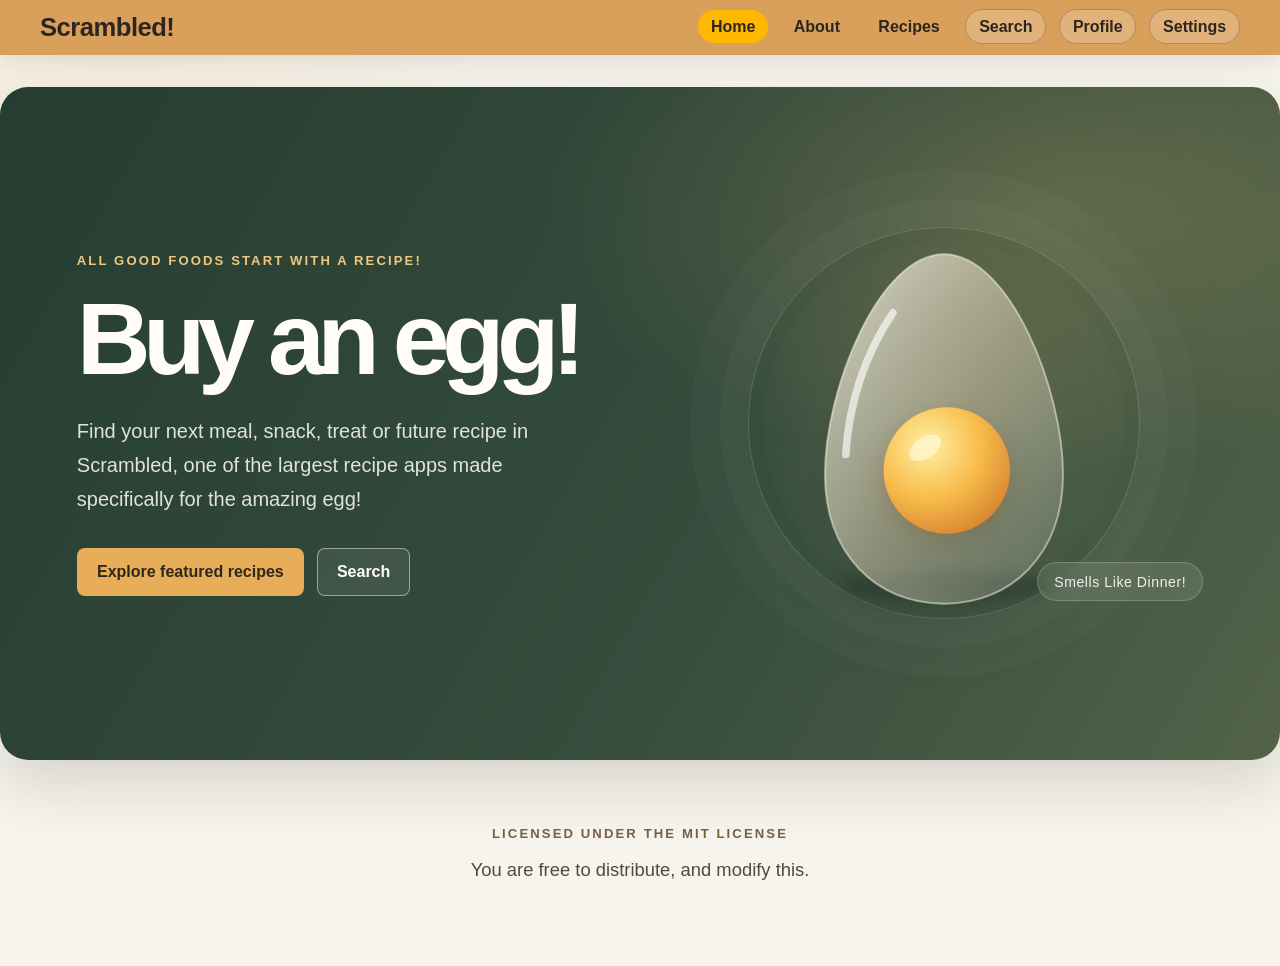
<file: src/index.html>
<!DOCTYPE html> 
<html lang="en">
    <head>
        <title>Scrambled!</title>
        <meta name="viewport" content="width=device-width, initial-scale=1.0">
        <link rel="stylesheet" href="style.css">
    </head>
    <body>
  <nav class="navbar">
  <div class="container">
    <a href="index.html" class="logo">Scrambled!</a>
    <ul class="nav-links">
      <li><a href="index.html" class="active">Home</a></li>
      <li><a href="about.html">About</a></li>
      <li><a href="recipes.html">Recipes</a></li>
      <li><a href="searchpage.html" class="searchbar">Search</a></li>
      <li><a href="profile.html" class="userProfile">Profile</a></li>
      <li><a href="profile.html#settings" class="settings-link">Settings</a></li>
    </ul>
  </div>
</nav>

  <main>
    <section class="landing-hero" aria-labelledby="landing-title">
      <div class="landing-copy">
        <p class="landing-eyebrow">All good foods start with a recipe!</p>
        <h1 id="landing-title" class="splash-text">Scrambled!</h1>
        <p class="landing-description">
          Find your next meal, snack, treat or future recipe in Scrambled, one of the largest recipe apps made specifically for the amazing egg!
        </p>
        <div class="landing-actions">
          <a class="landing-button landing-button-primary" href="recipes.html">Explore featured recipes</a>
          <a class="landing-button landing-button-secondary" href="searchpage.html">Search</a>
        </div>
      </div>
      <div class="landing-art" aria-hidden="true">
        <div class="landing-art-glow"></div>
        <svg class="landing-egg" viewBox="0 0 360 420" role="presentation">
          <defs>
            <linearGradient id="egg-shell" x1="0" y1="0" x2="1" y2="1">
              <stop offset="0" stop-color="#fffdf5" stop-opacity=".76"/>
              <stop offset=".52" stop-color="#f8e9c9" stop-opacity=".42"/>
              <stop offset="1" stop-color="#fffdf5" stop-opacity=".12"/>
            </linearGradient>
            <radialGradient id="egg-yolk" cx=".35" cy=".3" r=".75">
              <stop offset="0" stop-color="#fff0a5"/>
              <stop offset=".55" stop-color="#f8bd4c"/>
              <stop offset="1" stop-color="#d88730"/>
            </radialGradient>
          </defs>
          <ellipse class="egg-shadow" cx="184" cy="382" rx="112" ry="17"/>
          <path class="egg-shell-shape"
                d="M180 31C111 31 54 174 54 264c0 84 54 137 126 137s126-53 126-137C306 174 249 31 180 31Z"
                fill="url(#egg-shell)" stroke="#fff9e9" stroke-opacity=".5" stroke-width="2"/>
          <path class="egg-highlight" d="M126 93c-31 45-47 99-50 150" fill="none"
                stroke="#fff" stroke-linecap="round" stroke-opacity=".64" stroke-width="8"/>
          <circle class="egg-yolk" cx="183" cy="260" r="67" fill="url(#egg-yolk)"/>
          <ellipse cx="160" cy="236" rx="19" ry="11" fill="#fff8d5" fill-opacity=".72"
                   transform="rotate(-34 160 236)"/>
        </svg>
        <span class="landing-art-caption">Smells Like Dinner!</span>
      </div>
    </section>
    <!--Scrapped About gonna just turn it into a owner text thingy idk-->
    <section class="landing-intro" aria-label="About Scrambled">
      <p class="landing-intro-label">Licensed under the MIT License</p>
      <p>You are free to distribute, and modify this.</p>
    </section>
  </main>
        <script src="script.js?v=2">
        </script>
        <script src="accessibility.js"></script>
    </body>
</html>
</file>
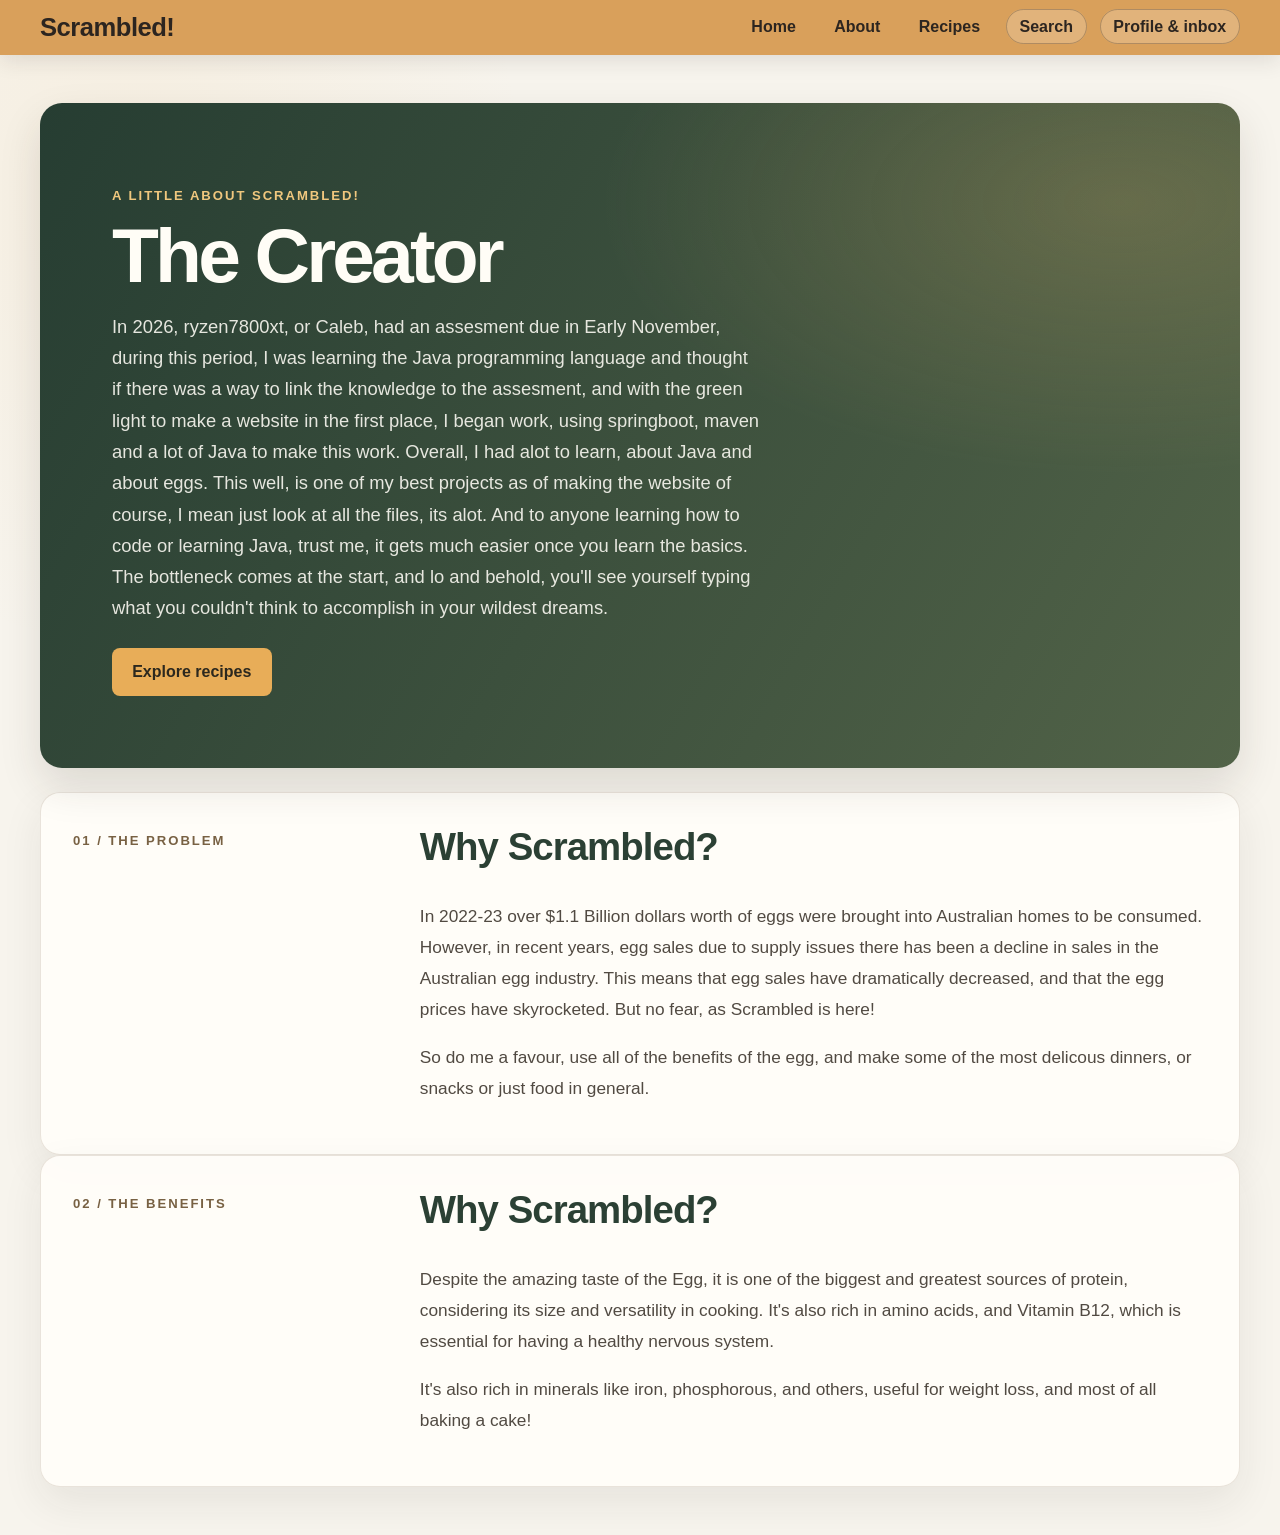
<file: src/about.html>
<!DOCTYPE html>
<html lang="en">
<head>
  <meta charset="utf-8">
  <meta name="viewport" content="width=device-width, initial-scale=1">
  <title>About - Scrambled!</title>
  <link rel="stylesheet" href="style.css">
</head>
<body>
  <nav class="navbar" aria-label="Main navigation">
    <div class="container">
      <a href="index.html" class="logo">Scrambled!</a>
      <ul class="nav-links">
        <li><a href="index.html">Home</a></li>
        <li><a href="about.html" aria-current="page">About</a></li>
        <li><a href="recipes.html">Recipes</a></li>
        <li><a href="searchpage.html" class="searchbar">Search</a></li>
        <li><a href="profile.html" class="userProfile">Profile &amp; inbox</a></li>
      </ul>
    </div>
  </nav>

  <main class="page-shell">
    <section class="about-hero" aria-labelledby="about-title">
      <p class="about-eyebrow">A little about Scrambled!</p>
      <h1 id="about-title">The Creator</h1>
      <p>In 2026, ryzen7800xt, or Caleb, had an assesment due in Early November, during this period, I was learning the Java programming language and thought if there was a way to link the knowledge to the assesment, and with the green light to make a website in the first place, I began work, using springboot, maven and a lot of Java to make this work. Overall, I had alot to learn, about Java and about eggs. This well, is one of my best projects as of making the website of course, I mean just look at all the files, its alot. And to anyone learning how to code or learning Java, trust me, it gets much easier once you learn the basics. The bottleneck comes at the start, and lo and behold, you'll see yourself typing what you couldn't think to accomplish in your wildest dreams. </p>
      <a class="landing-button landing-button-primary" href="recipes.html">Explore recipes</a>
    </section>

    <section class="page-card about-story" aria-labelledby="story-title">
      <div class="about-story-mark" aria-hidden="true">01 / The Problem</div>
      <div>
        <h2 id="story-title">Why Scrambled?</h2>
        <p>In 2022-23 over $1.1 Billion dollars worth of eggs were brought into Australian homes to be consumed. However, in recent years, egg sales due to supply issues there has been a decline in sales in the Australian egg industry. This means that egg sales have dramatically decreased, and that the egg prices have skyrocketed. But no fear, as Scrambled is here!</p>
        <p>So do me a favour, use all of the benefits of the egg, and make some of the most delicous dinners, or snacks or just food in general. </p>
      </div>
    </section>

     <section class="page-card about-story" aria-labelledby="story-title">
      <div class="about-story-mark" aria-hidden="true">02 / The Benefits</div>
      <div>
        <h2 id="story-title">Why Scrambled?</h2>
        <p>Despite the amazing taste of the Egg, it is one of the biggest and greatest sources of protein, considering its size and versatility in cooking. It's also rich in amino acids, and Vitamin B12, which is essential for having a healthy nervous system.</p>
        <p>It's also rich in minerals like iron, phosphorous, and others, useful for weight loss, and most of all baking a cake! </p>
      </div>
    </section>
  </main>
  <script src="accessibility.js"></script>
</body>
</html>
</file>
<file: src/style.css>
body {
  margin: 0;
  padding: 0;
  font-family: 'Segoe UI', Tahoma, Geneva, Verdana, sans-serif;
  background-color: #F9F8F6;
  color: #2C2520;
}

html {
  scroll-behavior: smooth;
}

button,
input,
textarea {
  font: inherit;
}

button,
a,
input,
textarea {
  touch-action: manipulation;
}

:focus-visible {
  outline: 3px solid #164f8c;
  outline-offset: 3px;
}

.navbar {
  background-color: #D9A05B;
  box-shadow: 0 4px 6px rgba(44, 37, 32, 0.1);
  padding: 0.8rem 0;
}

.container {
  max-width: 1200px;
  margin: 0 auto;
  padding: 0 2rem;
  display: flex;
  justify-content: space-between;
  align-items: center;
}

.title {
  /* Useful for later */
}

.logo {
  font-size: 1.6rem;
  font-weight: 800;
  color: #2C2520;
  text-decoration: none;
  letter-spacing: -0.5px;
}

.nav-links {
  display: flex;
  align-items: center;
  list-style: none;
  margin: 0;
  padding: 0;
  gap: 1rem;
}

.nav-links a {
  color: #2C2520;
  text-decoration: none;
  font-weight: 600;
  font-size: 1rem;
  transition: all 0.3s ease;
  padding: 0.5rem 0.8rem;
  border-radius: 4px;
}

[hidden] {
  display: none !important;
}

.nav-links a:hover,
.nav-links a.active {
  color: #2C2520;
  background-color: #FFB800;
}

.nav-links .searchbar,
.nav-links .userProfile,
.nav-links .settings-link {
  background-color: rgba(255, 253, 249, 0.2);
  border: 1px solid #FFFDF9;
}

.nav-links .searchbar:hover,
.nav-links .userProfile:hover,
.nav-links .settings-link:hover {
  border-color: #FFB800;
}

.splash-text {
  margin: 0;
  font-size: clamp(3.2rem, 8vw, 6.5rem);
  font-weight: bold;
  display: inline-block;
  letter-spacing: -0.075em;
  line-height: 0.98;
}

.landing-hero {
  position: relative;
  isolation: isolate;
  display: grid;
  grid-template-columns: minmax(0, 1fr) minmax(280px, 0.9fr);
  align-items: center;
  gap: 2rem;
  max-width: 1200px;
  min-height: 520px;
  margin: 2rem auto 0;
  padding: clamp(2rem, 6vw, 5.5rem);
  overflow: hidden;
  border-radius: 28px;
  background:
    radial-gradient(ellipse at 82% 18%, rgba(234, 186, 111, 0.22), transparent 34%),
    linear-gradient(120deg, #263d32 0%, #354d3d 58%, #526348 100%);
  color: #fffdf6;
  box-shadow: 0 24px 60px rgba(44, 37, 32, 0.16);
}

.landing-copy {
  position: relative;
  z-index: 1;
  max-width: 610px;
}

.landing-eyebrow,
.landing-intro-label {
  margin: 0 0 1.15rem;
  color: #f0c77e;
  font-size: 0.82rem;
  font-weight: 800;
  letter-spacing: 0.16em;
  line-height: 1.5;
  text-transform: uppercase;
}

.landing-description {
  max-width: 480px;
  margin: 1.5rem 0 2rem;
  color: rgba(255, 253, 246, 0.86);
  font-size: clamp(1.05rem, 2vw, 1.25rem);
  line-height: 1.7;
}

.landing-actions {
  display: flex;
  flex-wrap: wrap;
  gap: 0.8rem;
}

.landing-button {
  display: inline-flex;
  min-height: 48px;
  align-items: center;
  justify-content: center;
  box-sizing: border-box;
  padding: 0.75rem 1.2rem;
  border: 1px solid transparent;
  border-radius: 8px;
  font-weight: 750;
  text-align: center;
  text-decoration: none;
  transition: transform 180ms ease, background-color 180ms ease;
}

.landing-button:hover {
  transform: translateY(-2px);
}

.landing-button-primary {
  background: #e8ad58;
  color: #2c281e;
}

.landing-button-primary:hover {
  background: #f1c47b;
}

.landing-button-secondary {
  border-color: rgba(255, 253, 246, 0.48);
  background: rgba(255, 253, 246, 0.08);
  color: #fffdf6;
}

.landing-button-secondary:hover {
  background: rgba(255, 253, 246, 0.16);
}

.landing-art {
  position: relative;
  display: grid;
  min-height: 400px;
  place-items: center;
}

.landing-art-glow {
  position: absolute;
  width: min(100%, 390px);
  aspect-ratio: 1;
  border: 1px solid rgba(255, 253, 246, 0.16);
  border-radius: 50%;
  background: radial-gradient(circle, rgba(247, 215, 160, 0.17), rgba(247, 215, 160, 0.025) 65%, transparent 66%);
  box-shadow: 0 0 0 28px rgba(255, 253, 246, 0.025), 0 0 0 58px rgba(255, 253, 246, 0.02);
}

.landing-egg {
  position: relative;
  z-index: 1;
  width: min(100%, 340px);
  overflow: visible;
  filter: drop-shadow(0 26px 28px rgba(15, 23, 18, 0.25));
  animation: egg-float 6s ease-in-out infinite;
}

.egg-shadow {
  fill: rgba(16, 24, 19, 0.24);
  filter: blur(7px);
}

.egg-yolk {
  filter: drop-shadow(0 8px 12px rgba(135, 80, 29, 0.25));
}

.landing-art-caption {
  position: absolute;
  z-index: 2;
  right: 0;
  bottom: 1.4rem;
  padding: 0.65rem 1rem;
  border: 1px solid rgba(255, 253, 246, 0.2);
  border-radius: 999px;
  background: rgba(255, 253, 246, 0.1);
  color: rgba(255, 253, 246, 0.92);
  font-size: 0.88rem;
  letter-spacing: 0.04em;
  backdrop-filter: blur(10px);
}

.landing-intro {
  max-width: 720px;
  margin: 0 auto;
  padding: 4rem 2rem 5rem;
  text-align: center;
}

.landing-intro-label {
  margin-bottom: 0.65rem;
  color: #786143;
}

.landing-intro > p:last-child {
  margin: 0;
  color: #514a42;
  font-size: 1.15rem;
  line-height: 1.7;
}

.about-hero {
  position: relative;
  margin-bottom: 1.5rem;
  padding: clamp(2rem, 6vw, 4.5rem);
  overflow: hidden;
  border-radius: 22px;
  background:
    radial-gradient(ellipse at 90% 15%, rgba(234, 186, 111, 0.2), transparent 34%),
    linear-gradient(120deg, #263d32, #526348);
  color: #fffdf6;
}

.about-hero h1 {
  max-width: 720px;
  margin: 0 0 1rem;
  font-size: clamp(2.4rem, 6vw, 4.8rem);
  letter-spacing: -0.05em;
  line-height: 1.03;
}

.about-hero > p:not(.about-eyebrow) {
  max-width: 650px;
  margin: 0 0 1.5rem;
  color: rgba(255, 253, 246, 0.88);
  font-size: 1.15rem;
  line-height: 1.7;
}

.about-eyebrow,
.about-story-mark {
  color: #f0c77e;
  font-size: 0.82rem;
  font-weight: 800;
  letter-spacing: 0.15em;
  text-transform: uppercase;
}

.about-story {
  display: grid;
  grid-template-columns: minmax(150px, 0.4fr) minmax(0, 1fr);
  gap: 2rem;
  align-items: start;
  padding: clamp(1.5rem, 5vw, 3.5rem);
}

.about-story-mark {
  padding-top: 0.5rem;
  color: #786143;
}

.about-story h2 {
  margin-top: 0;
  font-size: clamp(1.7rem, 4vw, 2.4rem);
}

.about-story p {
  color: #514a42;
  font-size: 1.08rem;
  line-height: 1.8;
}

@keyframes egg-float {
  0%, 100% { transform: translateY(0) rotate(-2deg); }
  50% { transform: translateY(-12px) rotate(1deg); }
}

html.accessibility-contrast .landing-hero {
  border: 3px solid #111;
  background: #111;
  color: #fff;
}

html.accessibility-contrast .landing-eyebrow,
html.accessibility-contrast .landing-description,
html.accessibility-contrast .landing-art-caption {
  color: #fff;
}

html.accessibility-contrast .landing-button-primary {
  background: #ff0;
  color: #111;
}

html.accessibility-contrast .landing-button-secondary {
  border-color: #fff;
  color: #fff;
}

.page-shell {
  max-width: 1100px;
  margin: 3rem auto;
  padding: 0 2rem;
}

.page-card {
  background: #fffdf9;
  border: 1px solid #e6ddd0;
  border-radius: 16px;
  box-shadow: 0 14px 34px rgba(44, 37, 32, 0.08);
  padding: 1.5rem;
}

.page-header {
  display: flex;
  justify-content: space-between;
  align-items: center;
  gap: 1rem;
  margin-bottom: 1.5rem;
}

.page-header .spacer {
  flex: 1;
}

.toolbar {
  display: flex;
  gap: 0.75rem;
  align-items: center;
}

.filler-block,
.filler-card,
.filler-stack,
.filler-panel,
.filler-line,
.filler-chip,
.filler-button,
.filler-avatar,
.filler-search,
.filler-toggle,
.filler-stat {
  display: block;
  background: linear-gradient(90deg, #f1e6d7 0%, #ebdfcf 50%, #f1e6d7 100%);
  border-radius: 999px;
  position: relative;
  overflow: hidden;
}

.filler-block::before,
.filler-card::before,
.filler-stack::before,
.filler-panel::before,
.filler-line::before,
.filler-chip::before,
.filler-button::before,
.filler-avatar::before,
.filler-search::before,
.filler-toggle::before,
.filler-stat::before {
  content: "";
  position: absolute;
  inset: 0;
  background: linear-gradient(90deg, transparent, rgba(255,255,255,0.42), transparent);
  transform: translateX(-100%);
  animation: shimmer 2.2s infinite;
}

@keyframes shimmer {
  100% {
    transform: translateX(100%);
  }
}

.filler-block {
  width: 280px;
  height: 18px;
}

.filler-block.medium {
  width: 180px;
}

.filler-block.short {
  width: 120px;
}

.filler-chip {
  width: 96px;
  height: 20px;
}

.filler-button {
  width: 90px;
  height: 36px;
  border-radius: 10px;
}

.filler-grid {
  display: grid;
  grid-template-columns: repeat(auto-fit, minmax(220px, 1fr));
  gap: 1rem;
}

.filler-card {
  min-height: 180px;
  border-radius: 16px;
  background: linear-gradient(180deg, #f8f1e8 0%, #f1e4d2 100%);
  border: 1px solid #e8dcc9;
  padding: 1.1rem;
}

.filler-card.large {
  min-height: 260px;
}

.filler-card.stack {
  padding: 1rem;
}

.filler-line {
  width: 70%;
  height: 12px;
  margin-bottom: 0.9rem;
}

.filler-line.long {
  width: 100%;
}

.filler-line.medium {
  width: 82%;
}

.filler-line.short {
  width: 52%;
}

.filler-stack {
  height: 38px;
  width: 100%;
  border-radius: 10px;
  margin-bottom: 0.75rem;
}

.filler-panel {
  min-height: 240px;
  border-radius: 18px;
  background: linear-gradient(180deg, #f9f4ee 0%, #f0e8dd 100%);
  border: 1px solid #e4d7c7;
  padding: 1rem;
}

.profile-layout {
  display: grid;
  grid-template-columns: 320px 1fr;
  gap: 1rem;
}

.profile-summary {
  background: #fffaf3;
  border: 1px solid #e8dcc8;
  border-radius: 16px;
  padding: 1.5rem 1rem;
  display: flex;
  flex-direction: column;
  align-items: center;
  gap: 1rem;
}

.filler-avatar {
  width: 120px;
  height: 120px;
  border-radius: 50%;
  background: linear-gradient(135deg, #e7d5b0 0%, #f3e8d6 100%);
}

.filler-stat-grid {
  display: grid;
  grid-template-columns: repeat(2, minmax(90px, 1fr));
  gap: 0.75rem;
  width: 100%;
}

.filler-stat {
  height: 66px;
  border-radius: 12px;
}

.settings-area {
  display: grid;
  grid-template-columns: 1fr 1fr;
  gap: 1rem;
}

.settings-block {
  display: grid;
  gap: 0.8rem;
  background: #fffaf3;
  border: 1px solid #e7dcc7;
  border-radius: 16px;
  padding: 1rem;
}

.filler-toggle {
  width: 100%;
  height: 54px;
  border-radius: 14px;
}

.search-shell {
  background: #fffaf3;
  border: 1px solid #e7dcc8;
  border-radius: 16px;
  padding: 1rem;
}

.filler-search {
  width: 100%;
  height: 48px;
  border-radius: 12px;
  margin-bottom: 1rem;
}

.filter-row {
  display: flex;
  gap: 0.75rem;
  margin-bottom: 1rem;
}

.filter-row .filler-chip {
  width: 110px;
}

.results-grid {
  display: grid;
  grid-template-columns: repeat(auto-fit, minmax(220px, 1fr));
  gap: 1rem;
}

.recipes-page {
  max-width: 1000px;
  margin: 3rem auto;
  padding: 0 2rem;
}

.recipes-page h1,
.recipes-page h2 {
  color: #2C2520;
}

.recipe-status {
  color: #514a42;
}

.recipe-error {
  color: #8d2418;
  font-weight: 700;
}

.recipe-grid {
  display: grid;
  grid-template-columns: repeat(auto-fit, minmax(260px, 1fr));
  gap: 1rem;
}

.recipe-card,
.inbox-message {
  padding: 1.25rem;
  border: 1px solid #e6ddd0;
  border-radius: 10px;
  background: #fffdf9;
}

.recipe-card h2 {
  margin-top: 0;
}

.recipe-details {
  white-space: pre-line;
  line-height: 1.55;
  color: #514a42;
}

.recipe-actions,
.auth-mode,
.search-controls {
  display: flex;
  flex-wrap: wrap;
  align-items: center;
  gap: 0.6rem;
}

.recipe-actions button,
.recipe-form button,
.auth-mode button,
.search-controls button,
.inbox-message button,
.account-panel button {
  padding: 0.65rem 0.9rem;
  border: 2px solid #3c5738;
  border-radius: 6px;
  background: #3c5738;
  color: #fff;
  cursor: pointer;
  font-weight: 700;
}

button:hover {
  filter: brightness(0.92);
}

button:disabled {
  cursor: wait;
  opacity: 0.65;
}

.recipe-form {
  display: grid;
  gap: 0.65rem;
  max-width: 600px;
  margin-top: 1rem;
}

.recipe-form input,
.recipe-form textarea,
.recipes-page > input,
.search-controls input {
  width: 100%;
  box-sizing: border-box;
  padding: 0.7rem;
  border: 1px solid #75695c;
  border-radius: 5px;
  background: #fff;
  color: #211d19;
}

.recipe-form textarea {
  min-height: 140px;
  resize: vertical;
}

.share-section,
.accessibility-card {
  margin-top: 2rem;
}

.auth-panel,
.account-panel {
  max-width: 600px;
  padding: 1rem;
  border: 1px solid #e6ddd0;
  border-radius: 10px;
  background: #fffaf3;
}

.auth-mode {
  margin-bottom: 1rem;
}

.secondary-button {
  background: #fff !important;
  color: #2C2520 !important;
}

.form-hint {
  margin: 0;
  color: #514a42;
  font-size: 0.95rem;
}

.search-form {
  max-width: 760px;
}

.search-form label,
.recipes-page > label {
  display: block;
  margin-bottom: 0.4rem;
  font-weight: 700;
}

.search-controls input {
  flex: 1 1 18rem;
  width: auto;
}

.inbox-list {
  display: grid;
  gap: 0.8rem;
}

.inbox-message.unread {
  border-left: 6px solid #3c5738;
}

.inbox-message time {
  display: block;
  margin: 0.5rem 0;
  color: #514a42;
  font-size: 0.9rem;
}

.accessibility-options {
  display: grid;
  gap: 0.8rem;
  max-width: 600px;
}

.accessibility-options label {
  display: flex;
  align-items: center;
  gap: 0.65rem;
  padding: 0.8rem;
  border: 1px solid #e6ddd0;
  border-radius: 8px;
  background: #fffaf3;
}

.accessibility-options input {
  width: 1.2rem;
  height: 1.2rem;
}

html.accessibility-large {
  font-size: 112.5%;
}

html.accessibility-bold body,
html.accessibility-bold body * {
  font-weight: 700 !important;
}

html.accessibility-contrast body {
  background: #fff;
  color: #111;
}

html.accessibility-contrast .navbar,
html.accessibility-contrast .recipe-actions button,
html.accessibility-contrast .recipe-form button,
html.accessibility-contrast .auth-mode button:not(.secondary-button),
html.accessibility-contrast .search-controls button:not(.secondary-button),
html.accessibility-contrast .inbox-message button {
  background: #111;
  color: #fff;
}

html.accessibility-contrast .page-card,
html.accessibility-contrast .recipe-card,
html.accessibility-contrast .inbox-message,
html.accessibility-contrast .auth-panel,
html.accessibility-contrast .accessibility-options label {
  background: #fff;
  color: #111;
  border-color: #111;
}

html.accessibility-contrast .recipe-details,
html.accessibility-contrast .recipe-status,
html.accessibility-contrast .form-hint {
  color: #111;
}

html.accessibility-reduced-motion *,
html.accessibility-reduced-motion *::before,
html.accessibility-reduced-motion *::after {
  scroll-behavior: auto !important;
  animation-duration: 0.01ms !important;
  animation-iteration-count: 1 !important;
  transition-duration: 0.01ms !important;
}

@media (max-width: 800px) {
  .landing-hero {
    grid-template-columns: 1fr;
    gap: 0;
    min-height: auto;
    margin: 1rem;
    padding: 3rem 2rem 1rem;
    border-radius: 20px;
  }

  .landing-art {
    min-height: 300px;
  }

  .landing-egg {
    width: min(70%, 280px);
  }

  .landing-art-caption {
    right: 50%;
    bottom: 0.8rem;
    transform: translateX(50%);
    white-space: nowrap;
  }

  .landing-intro {
    padding: 2.5rem 2rem 3.5rem;
  }

  .profile-layout,
  .settings-area,
  .about-story {
    grid-template-columns: 1fr;
  }

  .about-story {
    gap: 0.8rem;
  }

  .container {
    flex-direction: column;
    gap: 0.8rem;
  }

  .nav-links {
    flex-wrap: wrap;
    justify-content: center;
    gap: 0.4rem;
  }

  .page-header {
    flex-direction: column;
    align-items: flex-start;
  }
}

@media (prefers-reduced-motion: reduce) {
  *,
  *::before,
  *::after {
    scroll-behavior: auto !important;
    animation-duration: 0.01ms !important;
    animation-iteration-count: 1 !important;
    transition-duration: 0.01ms !important;
  }
}

body {
  background:
    radial-gradient(ellipse at 10% 12%, rgba(234, 186, 111, 0.1), transparent 25rem),
    #f7f4ed;
}

.navbar {
  position: relative;
  z-index: 3;
  background: #d9a05b;
  box-shadow: 0 5px 22px rgba(44, 37, 32, 0.12);
}

.nav-links {
  gap: clamp(0.35rem, 1vw, 1rem);
}

.nav-links a {
  border-radius: 999px;
}

.nav-links .searchbar,
.nav-links .userProfile,
.nav-links .settings-link {
  border-color: rgba(44, 37, 32, 0.28);
}

.page-shell,
.recipes-page {
  max-width: 1200px;
  margin: clamp(1.5rem, 4vw, 3rem) auto;
}

.page-intro {
  position: relative;
  isolation: isolate;
  margin-bottom: 1.25rem;
  padding: clamp(1.8rem, 4vw, 3.25rem);
  overflow: hidden;
  border-radius: 24px;
  background:
    radial-gradient(ellipse at 90% 15%, rgba(234, 186, 111, 0.22), transparent 34%),
    linear-gradient(120deg, #263d32 0%, #354d3d 58%, #526348 100%);
  color: #fffdf6;
  box-shadow: 0 18px 42px rgba(44, 37, 32, 0.13);
}

.page-intro h1 {
  position: relative;
  z-index: 1;
  margin: 0 0 0.6rem;
  color: #fffdf6;
  font-size: clamp(2.4rem, 6vw, 4.2rem);
  letter-spacing: -0.055em;
  line-height: 1.03;
}

.page-intro p {
  position: relative;
  z-index: 1;
  max-width: 720px;
  margin: 0;
  color: rgba(255, 253, 246, 0.86);
  font-size: clamp(1rem, 2vw, 1.15rem);
  line-height: 1.7;
}

.page-card {
  border: 1px solid rgba(118, 97, 67, 0.16);
  border-radius: 20px;
  background: rgba(255, 253, 249, 0.94);
  box-shadow: 0 16px 42px rgba(44, 37, 32, 0.08);
  padding: clamp(1.2rem, 3vw, 2rem);
}

.recipes-page > .page-intro {
  margin-bottom: 1.25rem;
}

.recipe-browser > label {
  display: block;
  margin: 0 0 0.5rem;
  color: #354d3d;
  font-weight: 800;
}

.recipe-browser > input,
.search-controls input,
.recipe-form input,
.recipe-form textarea {
  border: 1px solid #d5cbbb;
  border-radius: 10px;
  background: #fffdf9;
  box-shadow: inset 0 1px 2px rgba(44, 37, 32, 0.035);
}

.recipe-browser > input {
  max-width: 560px;
}

.recipe-status {
  min-height: 1.4em;
  color: #625a4f;
}

.recipe-grid {
  gap: 1.1rem;
}

.recipe-card,
.inbox-message {
  border: 1px solid #e8dfd1;
  border-radius: 16px;
  background: linear-gradient(145deg, #fffefa, #fbf7ef);
  box-shadow: 0 8px 22px rgba(44, 37, 32, 0.055);
  transition: transform 180ms ease, box-shadow 180ms ease;
}

.recipe-card:hover,
.inbox-message:hover {
  transform: translateY(-3px);
  box-shadow: 0 14px 28px rgba(44, 37, 32, 0.1);
}

.recipe-card h2,
.recipes-page h2,
.page-card h1,
.page-card h2 {
  color: #2b4034;
  letter-spacing: -0.025em;
}

.recipe-details,
.page-card > p,
.section-intro p {
  color: #5e574c;
  line-height: 1.75;
}

.recipe-actions button,
.recipe-form button,
.auth-mode button:not(.secondary-button),
.search-controls button:not(.secondary-button),
.inbox-message button,
.account-panel button:not(.secondary-button) {
  border: 1px solid #354d3d;
  border-radius: 999px;
  background: #354d3d;
  box-shadow: 0 4px 10px rgba(38, 61, 50, 0.12);
  transition: transform 160ms ease, background-color 160ms ease;
}

.recipe-actions button:hover,
.recipe-form button:hover,
.auth-mode button:not(.secondary-button):hover,
.search-controls button:not(.secondary-button):hover,
.inbox-message button:hover {
  transform: translateY(-1px);
  background: #263d32;
}

.secondary-button {
  border: 1px solid #d9a05b !important;
  border-radius: 999px !important;
  background: #fff8eb !important;
  color: #483722 !important;
}

.share-section {
  margin-top: 1.25rem;
}

.share-section > h2,
.accessibility-card h2 {
  margin-top: 0;
}

.auth-panel,
.account-panel {
  border: 1px solid #e8dfd1;
  border-radius: 16px;
  background: linear-gradient(145deg, #fffefa, #fbf7ef);
  box-shadow: 0 8px 22px rgba(44, 37, 32, 0.045);
}

.inbox-list {
  gap: 1rem;
}

.inbox-message.unread {
  border-left: 5px solid #d9a05b;
}

.section-intro {
  margin: calc(clamp(1.2rem, 3vw, 2rem) * -1);
  margin-bottom: 1.25rem;
  padding: clamp(1.2rem, 3vw, 2rem);
  border-radius: 18px;
  background:
    radial-gradient(ellipse at 92% 10%, rgba(234, 186, 111, 0.18), transparent 36%),
    linear-gradient(120deg, #263d32, #435741);
  color: #fffdf6;
}

.section-intro h1,
.section-intro h2 {
  margin: 0 0 0.45rem;
  color: #fffdf6;
  font-size: clamp(1.8rem, 4vw, 2.6rem);
  letter-spacing: -0.04em;
}

.section-intro p {
  margin: 0;
  color: rgba(255, 253, 246, 0.86);
}

.accessibility-options label {
  border-color: #e8dfd1;
  border-radius: 12px;
  background: #fffefa;
  transition: border-color 160ms ease, background-color 160ms ease;
}

.accessibility-options label:hover {
  border-color: #d9a05b;
  background: #fff8eb;
}

.about-hero {
  box-shadow: 0 18px 42px rgba(44, 37, 32, 0.13);
}

.about-story {
  border: 1px solid rgba(118, 97, 67, 0.16);
  border-radius: 20px;
}

@media (max-width: 800px) {
  .page-shell,
  .recipes-page {
    margin: 1.5rem auto;
    padding: 0 1rem;
  }

  .page-intro {
    border-radius: 20px;
  }

  .page-card {
    border-radius: 18px;
  }
}

@media (prefers-reduced-motion: reduce) {
  .recipe-card,
  .inbox-message,
  .landing-button,
  .recipe-actions button,
  .recipe-form button,
  .auth-mode button,
  .search-controls button {
    transition: none;
  }
}
</file>
